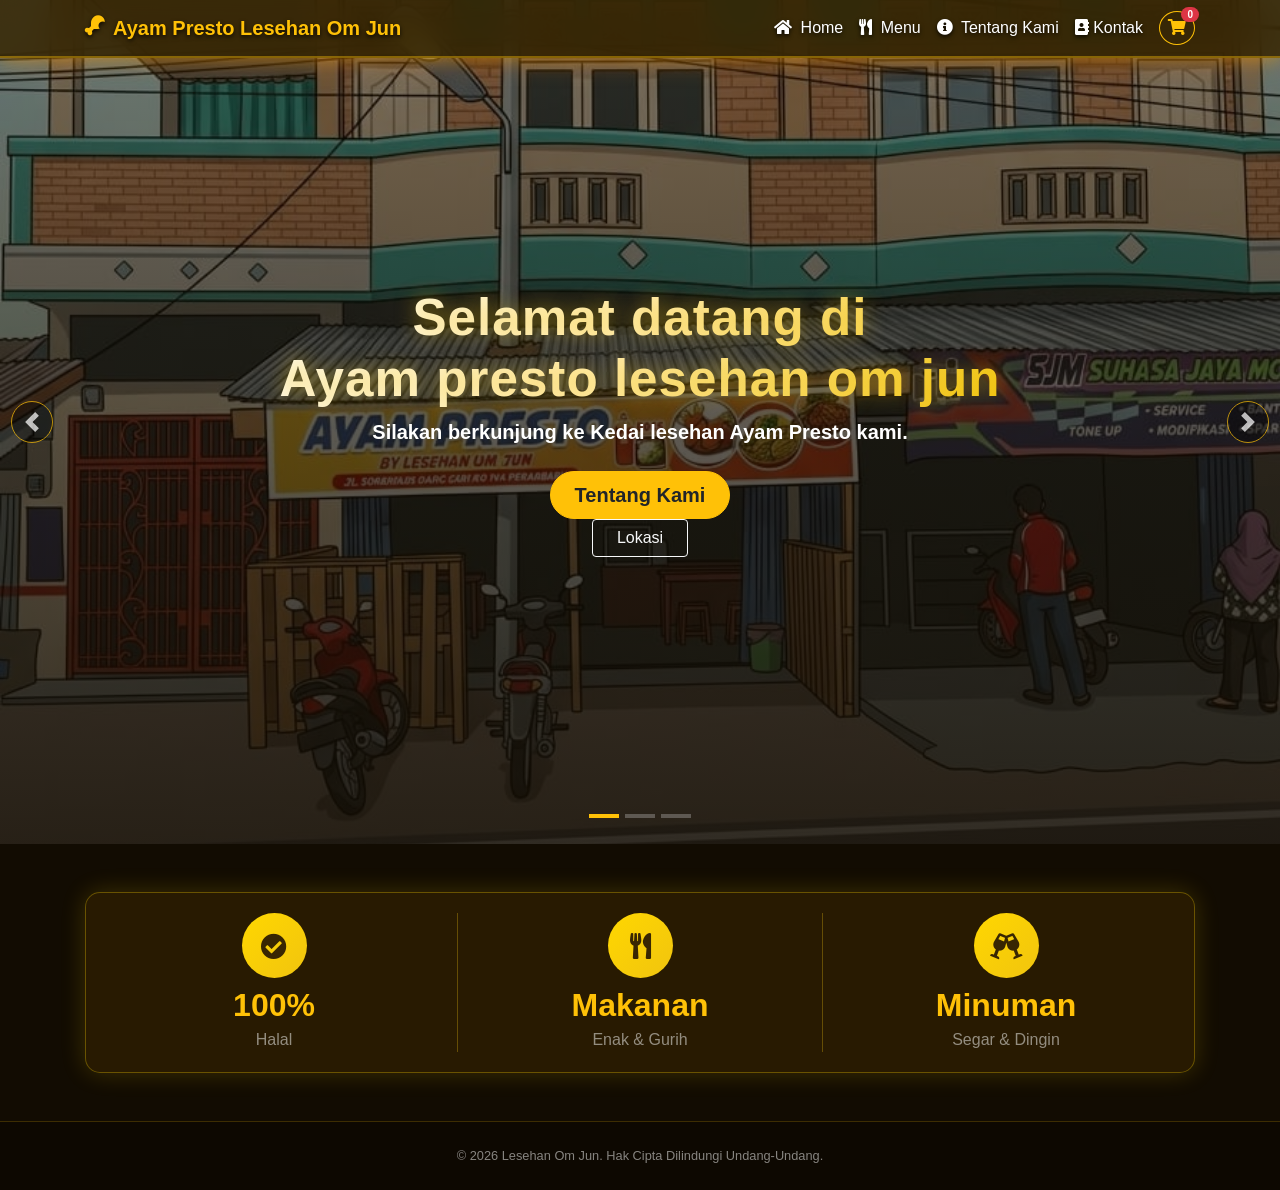
<file: index.html>
<!DOCTYPE html>
<html lang="id">
<head>
    <meta charset="UTF-8">
    <meta name="viewport" content="width=device-width, initial-scale=1.0">
    <title>Lesehan Om Jun - Kuliner Lezat & Nyaman</title>

    <!-- External CSS -->
    <link rel="stylesheet" href="https://cdn.jsdelivr.net/npm/bootstrap@4.6.2/dist/css/bootstrap.min.css">
    <link rel="stylesheet" href="https://cdnjs.cloudflare.com/ajax/libs/font-awesome/5.15.4/css/all.min.css">
    <link rel="stylesheet" href="style.css">
</head>

<body class="text-light">

    <!-- ==================== NAVIGATION BAR ==================== -->
    <nav class="navbar navbar-expand-lg navbar-dark fixed-top">
        <div class="container">
            <a class="navbar-brand d-flex align-items-center" href="#" data-page="home">
                <i class="fas fa-drumstick-bite text-warning mb-1"></i>
                <span class="font-weight-bold text-warning ml-2">Ayam Presto Lesehan Om Jun</span>
            </a>

            <button class="navbar-toggler" type="button" data-toggle="collapse" data-target="#navbarLinks">
                <span class="navbar-toggler-icon"></span>
            </button>

            <div class="collapse navbar-collapse" id="navbarLinks">
                <ul class="navbar-nav ml-auto align-items-center">
                    <li class="nav-item">
                        <a class="nav-link nav-link-page active" href="#" data-page="home"><i class="fas fa-home mr-1"></i> Home</a>
                    </li>
                    <li class="nav-item">
                        <a class="nav-link nav-link-page" href="#" data-page="menu"><i class="fas fa-utensils mr-1"></i> Menu</a>
                    </li>
                    <li class="nav-item">
                        <a class="nav-link nav-link-page" href="#" data-page="tentang"><i class="fas fa-info-circle mr-1"></i> Tentang Kami</a>
                    </li>
                    <li class="nav-item">
                        <a class="nav-link nav-link-page" href="#" data-page="kontak"><i class="fas fa-address-book"></i> Kontak</a>
                    </li>
                    <li class="nav-item ml-lg-2 mt-2 mt-lg-0">
                        <a class="btn btn-outline-warning text-warning rounded-circle position-relative px-2 py-1" href="#" data-page="menu-keranjang" id="nav-cart-btn" title="Lihat Keranjang">
                            <i class="fas fa-shopping-cart"></i>
                            <span class="badge badge-danger badge-pill position-absolute" id="cart-count" style="top: -5px; right: -5px; font-size: 10px;">0</span>
                        </a>
                    </li>
                </ul>
            </div>
        </div>
    </nav>

    

    <!-- ==================== SECTION 1: HOME ==================== -->
    <div id="page-home" class="page-view active">
        <!-- Banner Carousel -->
        <div id="homeCarousel" class="carousel slide" data-ride="carousel">
            <ol class="carousel-indicators">
                <li data-target="#homeCarousel" data-slide-to="0" class="active"></li>
                <li data-target="#homeCarousel" data-slide-to="1"></li>
                <li data-target="#homeCarousel" data-slide-to="2"></li>
            </ol>
            <div class="carousel-inner">
                <div class="carousel-item active">
                    <div class="hero-slide slide-1">
                        <div class="hero-overlay"></div>
                        <div class="hero-content text-center text-white px-3">
                            <h1 class="display-4 font-weight-bold">Selamat datang di <br>Ayam presto lesehan om jun</h1>
                            <p class="lead mb-4 font-weight-bold">Silakan berkunjung ke Kedai lesehan Ayam Presto kami.</p>
                            <button class="btn btn-warning btn-lg rounded-pill px-4 font-weight-bold" data-page="tentang">Tentang Kami</button>
                            <button class="btn btn-outline-light px-4" data-page="kontak">Lokasi</button>
                        </div>
                    </div>
                </div>
                <div class="carousel-item">
                    <div class="hero-slide slide-2">
                        <div class="hero-overlay"></div>
                        <div class="hero-content text-center text-white px-3">
                            <h1 class="display-4 font-weight-bold">Menu Ayam Presto</h1>
                            <p class="lead mb-4">kami memiliki beberapa macam Ayam Presto, DLL.</p>
                            <button class="btn btn-warning btn-lg rounded-pill px-4 font-weight-bold" data-page="menu">Lihat Menu</button>
                        </div>
                    </div>
                </div>
                <div class="carousel-item">
                    <div class="hero-slide slide-3">
                        <div class="hero-overlay"></div>
                        <div class="hero-content text-center text-white px-3">
                            <h1 class="display-4 font-weight-bold">Minuman Segar Kami</h1>
                            <p class="lead mb-4">Kami Menyediakan Minuman Segar Teh es, Jeruk Peras.</p>
                            <button class="btn btn-warning btn-lg rounded-pill px-4 font-weight-bold" data-page="menu">Beli Minuman</button>
                        </div>
                    </div>
                </div>
            </div>
            <a class="carousel-control-prev" href="#homeCarousel" role="button" data-slide="prev">
                <span class="carousel-control-prev-icon"></span>
            </a>
            <a class="carousel-control-next" href="#homeCarousel" role="button" data-slide="next">
                <span class="carousel-control-next-icon"></span>
            </a>
        </div>

        <!-- Section Keunggulan / Statistik -->
        <div class="container my-5">
            <div class="home-stats-wrapper">
                <div class="row text-center align-items-center">
                    <div class="col-md-4 mb-4 mb-md-0">
                        <div class="stiker-icon-circle animated-glow mb-2">
                            <i class="fas fa-check-circle"></i>
                        </div>
                        <h2 class="text-warning font-weight-bold mb-1">100%</h2>
                        <p class="mb-0 text-white-50">Halal</p>
                    </div>
                    <div class="col-md-4 mb-4 mb-md-0 border-left border-right border-warning-50">
                        <div class="stiker-icon-circle animated-glow mb-2">
                            <i class="fas fa-utensils"></i>
                        </div>
                        <h2 class="text-warning font-weight-bold mb-1">Makanan</h2>
                        <p class="mb-0 text-white-50">Enak & Gurih</p>
                    </div>
                    <div class="col-md-4">
                        <div class="stiker-icon-circle animated-glow mb-2">
                            <i class="fas fa-glass-cheers"></i>
                        </div>
                        <h2 class="text-warning font-weight-bold mb-1">Minuman</h2>
                        <p class="mb-0 text-white-50">Segar & Dingin</p>
                    </div>
                </div>
            </div>
        </div>
    </div>





    <!-- ==================== SECTION 2: MENU & KERANJANG ==================== -->
    <div id="page-menu" class="page-view pt-5 mt-4">
        <div class="container my-4">
            <h2 class="text-center text-warning font-weight-bold mb-4">Daftar Menu Favorit</h2>



            <!-- Kategori Makanan Utama -->
            <h4 class="text-warning border-bottom border-warning pb-2 mb-4"><i class="fas fa-drumstick-bite mr-2"></i>Makanan Utama</h4>
            <div class="row mb-5">
                <div class="col-md-4 mb-4">
                    <div class="card bg-dark text-white border-warning h-100 shadow">
                        <img src="img/l.png" class="card-img-top" alt="Ayam Presto Goreng" style="height: 200px; object-fit: cover;">
                        <div class="card-body d-flex flex-column justify-content-between">
                            <div>
                                <h5 class="font-weight-bold text-danger">Ayam Presto Goreng</h5>
                                <p class="card-text text-white-50 small">(Ayam presto digoreng dan disajikan dengan sambal pedas manis.)</p>
                            </div>
                            <div class="mt-3">
                                <div class="d-flex align-items-center mb-2">
                                    <span class="small text-warning mr-2">Porsi:</span>
                                    <div class="qty-control d-flex align-items-center">
                                        <button class="btn btn-sm btn-outline-warning text-light" onclick="ubahQty(this, -1)">-</button>
                                        <input type="number" class="form-control form-control-sm text-center mx-1 input-qty" value="1" min="1" readonly style="width: 45px; background: rgba(255,255,255,0.1); color: #fff; border: 1px solid #ffc107;">
                                        <button class="btn btn-sm btn-outline-warning text-light" onclick="ubahQty(this, 1)">+</button>
                                    </div>
                                </div>
                                <div class="card-footer-custom">
                                    <span class="harga-menu text-warning font-weight-bold h5 mb-0">Rp 15.000</span>
                                    <button class="btn-beli"><i class="fas fa-cart-plus mr-1"></i> Beli</button>
                                </div>
                            </div>
                        </div>
                    </div>
                </div>

                <div class="col-md-4 mb-4">
                    <div class="card bg-dark text-white border-warning h-100 shadow">
                        <img src="img/bakar.jpeg" class="card-img-top" alt="Ayam Presto Bakar" style="height: 200px; object-fit: cover;">
                        <div class="card-body d-flex flex-column justify-content-between">
                            <div>
                                <h5 class="font-weight-bold text-danger">Ayam Presto Bakar</h5>
                                <p class="card-text text-white-50 small">(Ayam presto dibakar dan disajikan dengan sambal pedas manis juga lalapannya.)</p>
                            </div>
                            <div class="mt-3">
                                <div class="d-flex align-items-center mb-2">
                                    <span class="small text-warning mr-2">Porsi:</span>
                                    <div class="qty-control d-flex align-items-center">
                                        <button class="btn btn-sm btn-outline-warning text-light" onclick="ubahQty(this, -1)">-</button>
                                        <input type="number" class="form-control form-control-sm text-center mx-1 input-qty" value="1" min="1" readonly style="width: 45px; background: rgba(255,255,255,0.1); color: #fff; border: 1px solid #ffc107;">
                                        <button class="btn btn-sm btn-outline-warning text-light" onclick="ubahQty(this, 1)">+</button>
                                    </div>
                                </div>
                                <div class="card-footer-custom">
                                    <span class="harga-menu text-warning font-weight-bold h5 mb-0">Rp 15.000</span>
                                    <button class="btn-beli"><i class="fas fa-cart-plus mr-1"></i> Beli</button>
                                </div>
                            </div>
                        </div>
                    </div>
                </div>

                <div class="col-md-4 mb-4">
                    <div class="card bg-dark text-white border-warning h-100 shadow">
                        <img src="img/go.jpeg" class="card-img-top" alt="Ayam Presto Goreng Jumbo" style="height: 200px; object-fit: cover;">
                        <div class="card-body d-flex flex-column justify-content-between">
                            <div>
                                <h5 class="font-weight-bold text-danger">Ayam Presto Goreng Jumbo</h5>
                                <p class="card-text text-white-50 small">(Ukuran Ayam prestonya lebih besar digoreng dan disajikan dengan sambal pedas manis.)</p>
                            </div>
                            <div class="mt-3">
                                <div class="d-flex align-items-center mb-2">
                                    <span class="small text-warning mr-2">Porsi:</span>
                                    <div class="qty-control d-flex align-items-center">
                                        <button class="btn btn-sm btn-outline-warning text-light" onclick="ubahQty(this, -1)">-</button>
                                        <input type="number" class="form-control form-control-sm text-center mx-1 input-qty" value="1" min="1" readonly style="width: 45px; background: rgba(255,255,255,0.1); color: #fff; border: 1px solid #ffc107;">
                                        <button class="btn btn-sm btn-outline-warning text-light" onclick="ubahQty(this, 1)">+</button>
                                    </div>
                                </div>
                                <div class="card-footer-custom">
                                    <span class="harga-menu text-warning font-weight-bold h5 mb-0">Rp 18.000</span>
                                    <button class="btn-beli"><i class="fas fa-cart-plus mr-1"></i> Beli</button>
                                </div>
                            </div>
                        </div>
                    </div>
                </div>

                <div class="col-md-4 mb-4">
                    <div class="card bg-dark text-white border-warning h-100 shadow">
                        <img src="img/bakar.jpeg" class="card-img-top" alt="Ayam Presto Bakar Jumbo" style="height: 200px; object-fit: cover;">
                        <div class="card-body d-flex flex-column justify-content-between">
                            <div>
                                <h5 class="font-weight-bold text-danger">Ayam Presto Bakar Jumbo</h5>
                                <p class="card-text text-white-50 small">(Ukuran Ayam presto lebih besar dibakar dan disajikan dengan sambal pedas manis.)</p>
                            </div>
                            <div class="mt-3">
                                <div class="d-flex align-items-center mb-2">
                                    <span class="small text-warning mr-2">Porsi:</span>
                                    <div class="qty-control d-flex align-items-center">
                                        <button class="btn btn-sm btn-outline-warning text-light" onclick="ubahQty(this, -1)">-</button>
                                        <input type="number" class="form-control form-control-sm text-center mx-1 input-qty" value="1" min="1" readonly style="width: 45px; background: rgba(255,255,255,0.1); color: #fff; border: 1px solid #ffc107;">
                                        <button class="btn btn-sm btn-outline-warning text-light" onclick="ubahQty(this, 1)">+</button>
                                    </div>
                                </div>
                                <div class="card-footer-custom">
                                    <span class="harga-menu text-warning font-weight-bold h5 mb-0">Rp 18.000</span>
                                    <button class="btn-beli"><i class="fas fa-cart-plus mr-1"></i> Beli</button>
                                </div>
                            </div>
                        </div>
                    </div>
                </div>

                <div class="col-md-4 mb-4">
                    <div class="card bg-dark text-white border-warning h-100 shadow">
                        <img src="img/lele.jpeg" class="card-img-top" alt="Pecel Lele" style="height: 200px; object-fit: cover;">
                        <div class="card-body d-flex flex-column justify-content-between">
                            <div>
                                <h5 class="font-weight-bold text-danger">Pecel Lele</h5>
                                <p class="card-text text-white-50 small">(ikan lele yang di bumbui dan digoreng, disajikan dengan sambal Terasi pedas manis dan lalapan.)</p>
                            </div>
                            <div class="mt-3">
                                <div class="d-flex align-items-center mb-2">
                                    <span class="small text-warning mr-2">Porsi:</span>
                                    <div class="qty-control d-flex align-items-center">
                                        <button class="btn btn-sm btn-outline-warning text-light" onclick="ubahQty(this, -1)">-</button>
                                        <input type="number" class="form-control form-control-sm text-center mx-1 input-qty" value="1" min="1" readonly style="width: 45px; background: rgba(255,255,255,0.1); color: #fff; border: 1px solid #ffc107;">
                                        <button class="btn btn-sm btn-outline-warning text-light" onclick="ubahQty(this, 1)">+</button>
                                    </div>
                                </div>
                                <div class="card-footer-custom">
                                    <span class="harga-menu text-warning font-weight-bold h5 mb-0">Rp 15.000</span>
                                    <button class="btn-beli"><i class="fas fa-cart-plus mr-1"></i> Beli</button>
                                </div>
                            </div>
                        </div>
                    </div>
                </div>

                <div class="col-md-4 mb-4">
                    <div class="card bg-dark text-white border-warning h-100 shadow">
                        <img src="img/geprek.jpg" class="card-img-top" alt="Ayam Geprek" style="height: 200px; object-fit: cover;">
                        <div class="card-body d-flex flex-column justify-content-between">
                            <div>
                                <h5 class="font-weight-bold text-danger">Ayam Geprek</h5>
                                <p class="card-text text-white-50 small">(Ayam geprek yang disajikan dengan sambal pedasnya dan juga lalapan.)</p>
                            </div>
                            <div class="mt-3">
                                <div class="d-flex align-items-center mb-2">
                                    <span class="small text-warning mr-2">Porsi:</span>
                                    <div class="qty-control d-flex align-items-center">
                                        <button class="btn btn-sm btn-outline-warning text-light" onclick="ubahQty(this, -1)">-</button>
                                        <input type="number" class="form-control form-control-sm text-center mx-1 input-qty" value="1" min="1" readonly style="width: 45px; background: rgba(255,255,255,0.1); color: #fff; border: 1px solid #ffc107;">
                                        <button class="btn btn-sm btn-outline-warning text-light" onclick="ubahQty(this, 1)">+</button>
                                    </div>
                                </div>
                                <div class="card-footer-custom">
                                    <span class="harga-menu text-warning font-weight-bold h5 mb-0">Rp 12.000</span>
                                    <button class="btn-beli"><i class="fas fa-cart-plus mr-1"></i> Beli</button>
                                </div>
                            </div>
                        </div>
                    </div>
                </div>
            </div>



            <!-- Kategori Minuman Segar -->

            
            <h4 class="text-warning border-bottom border-warning pb-2 mb-4"><i class="fas fa-glass-cheers mr-2"></i>Minuman Segar</h4>
            <div class="row mb-5">
                <div class="col-md-4 mb-4">
                    <div class="card bg-dark text-white border-warning h-100 shadow">
                        <img src="img/teh.jpg" class="card-img-top" alt="Es Teh Manis" style="height: 200px; object-fit: cover;">
                        <div class="card-body d-flex flex-column justify-content-between">
                            <div>
                                <h5 class="font-weight-bold text-danger">Es Teh Manis</h5>
                                <p class="card-text text-white-50 small">Teh melati segar dengan rasa manis alami pelengkap santap siang.</p>
                            </div>
                            <div class="mt-3">
                                <div class="d-flex align-items-center mb-2">
                                    <span class="small text-warning mr-2">Porsi:</span>
                                    <div class="qty-control d-flex align-items-center">
                                        <button class="btn btn-sm btn-outline-warning text-light" onclick="ubahQty(this, -1)">-</button>
                                        <input type="number" class="form-control form-control-sm text-center mx-1 input-qty" value="1" min="1" readonly style="width: 45px; background: rgba(255,255,255,0.1); color: #fff; border: 1px solid #ffc107;">
                                        <button class="btn btn-sm btn-outline-warning text-light" onclick="ubahQty(this, 1)">+</button>
                                    </div>
                                </div>
                                <div class="card-footer-custom">
                                    <span class="harga-menu text-warning font-weight-bold h5 mb-0">Rp 3.000</span>
                                    <button class="btn-beli"><i class="fas fa-cart-plus mr-1"></i> Beli</button>
                                </div>
                            </div>
                        </div>
                    </div>
                </div>

                <div class="col-md-4 mb-4">
                    <div class="card bg-dark text-white border-warning h-100 shadow">
                        <img src="img/jeruk.jpeg" class="card-img-top" alt="Es Jeruk Peras" style="height: 200px; object-fit: cover;">
                        <div class="card-body d-flex flex-column justify-content-between">
                            <div>
                                <h5 class="font-weight-bold text-danger">Es Jeruk Peras</h5>
                                <p class="card-text text-white-50 small">Jeruk peras asli dengan rasa asam manis yang menyegarkan dahaga.</p>
                            </div>
                            <div class="mt-3">
                                <div class="d-flex align-items-center mb-2">
                                    <span class="small text-warning mr-2">Porsi:</span>
                                    <div class="qty-control d-flex align-items-center">
                                        <button class="btn btn-sm btn-outline-warning text-light" onclick="ubahQty(this, -1)">-</button>
                                        <input type="number" class="form-control form-control-sm text-center mx-1 input-qty" value="1" min="1" readonly style="width: 45px; background: rgba(255,255,255,0.1); color: #fff; border: 1px solid #ffc107;">
                                        <button class="btn btn-sm btn-outline-warning text-light" onclick="ubahQty(this, 1)">+</button>
                                    </div>
                                </div>
                                <div class="card-footer-custom">
                                    <span class="harga-menu text-warning font-weight-bold h5 mb-0">Rp 5.000</span>
                                    <button class="btn-beli"><i class="fas fa-cart-plus mr-1"></i> Beli</button>
                                </div>
                            </div>
                        </div>
                    </div>
                </div>

                <div class="col-md-4 mb-4">
                    <div class="card bg-dark text-white border-warning h-100 shadow">
                        <img src="img/es.jpeg" class="card-img-top" alt="Es Kosong" style="height: 200px; object-fit: cover;">
                        <div class="card-body d-flex flex-column justify-content-between">
                            <div>
                                <h5 class="font-weight-bold text-danger">Es kosong</h5>
                                <p class="card-text text-white-50 small">Air putih murni dan es batu yang menyegarkan.</p>
                            </div>
                            <div class="mt-3">
                                <div class="d-flex align-items-center mb-2">
                                    <span class="small text-warning mr-2">Porsi:</span>
                                    <div class="qty-control d-flex align-items-center">
                                        <button class="btn btn-sm btn-outline-warning text-light" onclick="ubahQty(this, -1)">-</button>
                                        <input type="number" class="form-control form-control-sm text-center mx-1 input-qty" value="1" min="1" readonly style="width: 45px; background: rgba(255,255,255,0.1); color: #fff; border: 1px solid #ffc107;">
                                        <button class="btn btn-sm btn-outline-warning text-light" onclick="ubahQty(this, 1)">+</button>
                                    </div>
                                </div>
                                <div class="card-footer-custom">
                                    <span class="harga-menu text-warning font-weight-bold h5 mb-0">Rp 1.000</span>
                                    <button class="btn-beli"><i class="fas fa-cart-plus mr-1"></i> Beli</button>
                                </div>
                            </div>
                        </div>
                    </div>
                </div>
            </div>

            <!-- Area Keranjang Pesanan -->
            <div id="section-keranjang" class="mt-5 p-4 rounded shadow" style="background: rgba(56, 38, 2, 0.7); border: 1px solid #ffc107;">
                <h4 class="text-warning font-weight-bold mb-3"><i class="fas fa-shopping-basket mr-2"></i>Keranjang Pesanan Anda</h4>
                <div class="table-responsive">
                    <table class="table table-dark table-hover border-warning mb-0">
                        <thead>
                            <tr class="text-warning">
                                <th>Item Menu</th>
                                <th>Total Harga</th>
                                <th class="text-center">Aksi</th>
                            </tr>
                        </thead>
                        <tbody id="tabel-keranjang">
                        </tbody>
                    </table>
                </div>
                <div class="mt-3 text-right">
                    <button class="btn btn-success font-weight-bold rounded-pill px-4" onclick="prosesPesanSemua()"><i class="fab fa-whatsapp mr-2"></i>Lanjutkan Pemesanan</button>
                </div>
            </div>

            <!-- Section Jaminan Kualitas -->
            <div class="text-center my-5">
                <span class="badge-stiker-title mb-4">Jaminan Kualitas Kami</span>
                <div class="row">
                    <div class="col-md-4 mb-3">
                        <div class="stiker-modern-card">
                            <div class="stiker-icon-circle"><i class="fas fa-shield-alt"></i></div>
                            <h5 class="stiker-title">100% Halal</h5>
                            <p class="stiker-text">Semua bahan makanan dan proses pengolahan dijamin memenuhi standar kehalalan.</p>
                            <div class="stiker-glow-line"></div>
                        </div>
                    </div>
                    <div class="col-md-4 mb-3">
                        <div class="stiker-modern-card">
                            <div class="stiker-icon-circle"><i class="fas fa-leaf"></i></div>
                            <h5 class="stiker-title">Bahan Segar Setiap Hari</h5>
                            <p class="stiker-text">Menggunakan rempah-rempah pilihan dan daging segar langsung dari pemasok terpercaya.</p>
                            <div class="stiker-glow-line"></div>
                        </div>
                    </div>
                    <div class="col-md-4 mb-3">
                        <div class="stiker-modern-card">
                            <div class="stiker-icon-circle"><i class="fas fa-smile"></i></div>
                            <h5 class="stiker-title">Pelayanan Ramah & Cepat</h5>
                            <p class="stiker-text">Kepuasan dan kenyamanan Anda saat menikmati hidangan adalah prioritas utama kami.</p>
                            <div class="stiker-glow-line"></div>
                        </div>
                    </div>
                </div>
            </div>
        </div>
    </div>





    <!-- ==================== SECTION 3: TENTANG KAMI ==================== -->
    <div id="page-tentang" class="page-view pt-5 mt-4">
        <div class="container my-5">
            <div class="row align-items-center">
                <div class="col-lg-6 mb-4 mb-lg-0">
                    <h2 class="text-gradient-emas font-weight-bold mb-3">Tentang Lesehan Om Jun</h2>
                    <p class="text-white-100 lead">Menyajikan kelezatan cita rasa nusantara dengan konsep lesehan yang nyaman, santai, dan bersahabat untuk keluarga.</p>
                    <p class="text-white-100">Lesehan Om Jun berawal dari kecintaan kami dalam menghidangkan masakan tradisional khas berbumbu kaya rempah. Kami selalu berkomitmen untuk menjaga keaslian resep, kebersihan sajian, serta kualitas bahan terbaik demi memanjakan lidah para pecinta kuliner.</p>
                    
                    <div class="row mt-4">
                        <div class="col-6 mb-3">
                            <div class="feature-box-modern">
                                <i class="fas fa-drumstick-bite text-warning fa-2x mb-2"></i>
                                <h6 class="text-light font-weight-bold mb-1">Daging Empuk</h6>
                                <small class="text-white-70">Meresap hingga ke tulang</small>
                            </div>
                        </div>
                        <div class="col-6 mb-3">
                            <div class="feature-box-modern">
                                <i class="fas fa-pepper-hot text-danger fa-2x mb-2"></i>
                                <h6 class="text-light font-weight-bold mb-1">Sambal Khas</h6>
                                <small class="text-white-70">Pedas, manis & gurih</small>
                            </div>
                        </div>
                    </div>
                </div>

                <div class="col-lg-6">
                    <div class="modern-grid-wrapper">
                        <div class="photo-card main-photo">
                            <img src="img/lokasi.jpeg" alt="Suasana Lesehan Om Jun">
                        </div>
                        <div class="photo-card sub-photo">
                            <img src="img/bakar.jpeg" alt="Hidangan Spesial Lesehan">
                        </div>
                        <div class="floating-glass-tag">
                            <span class="text-warning font-weight-bold">Buka jam 8:00 - 22:00 WIB</span>
                        </div>
                    </div>
                </div>
            </div>
        </div>
    </div>





    <!-- ==================== SECTION 4: KONTAK ==================== -->
    <div id="page-kontak" class="page-view pt-5 mt-4">
        <div class="container my-5">
            <h2 class="text-center text-warning font-weight-bold mb-5">Hubungi & Kunjungi Kami</h2>

            <div class="row">
                <!-- Info Kontak -->
                <div class="col-md-5 mb-4">
                    <div class="kontak-info-card h-100">
                        <h4 class="text-warning font-weight-bold mb-4">Informasi Kontak</h4>
                        
                        <a href="https://wa.me/6285363817372" target="_blank" class="btn-kontak-aksi">
                            <i class="fab fa-whatsapp text-success"></i>
                            <div>
                                <h6 class="mb-0 font-weight-bold">WhatsApp</h6>
                                <small class="text-white-50">+62 853-6381-7372</small>
                            </div>
                        </a>

                        <a href="tel:6285363817372" class="btn-kontak-aksi">
                            <i class="fas fa-phone-alt text-right"></i>
                            <div>
                                <h6 class="mb-0 font-weight-bold">Telepon Langsung</h6>
                                <small class="text-white-50">+62 853-6381-7372</small>
                            </div>
                        </a>

                        <a href="https://www.google.com/maps/search/Ayam+presto+by+lesehan+om+jun/@0.4595185,101.3782553,17z" target="_blank" class="btn-kontak-aksi">
                            <i class="fas fa-map-marker-alt text-danger"></i>
                            <div>
                                <h6 class="mb-0 font-weight-bold">Alamat Kedai</h6>
                                <small class="text-white-50">Jl. Swakarya, Tuah Karya, Kec. Tampan, Kota Pekanbaru, Riau 28293</small>
                            </div>
                        </a>
                    </div>
                </div>

                <!-- Form Pesan -->
                <div class="col-md-7 mb-4">
                    <div class="kontak-form-card">
                        <h4 class="text-warning font-weight-bold mb-3">Kirim Pesan Pesanan</h4>
                        <form id="formWhatsApp">
                            <div class="form-group">
                                <label for="inputNama" class="text-white-50 small">Nama Lengkap Anda:</label>
                                <input type="text" id="inputNama" class="form-control-custom" placeholder="Masukkan nama Anda..." required>
                            </div>
                            <div class="form-group">
                                <label for="inputPesan" class="text-white-50 small">Rincian Pesanan / Pesan:</label>
                                <textarea id="inputPesan" class="form-control-custom" rows="4" placeholder="Tuliskan detail pesanan Anda di sini..." required></textarea>
                            </div>
                            <button type="submit" class="btn-kirim-form"><i class="fab fa-whatsapp mr-2"></i>Kirimkan Pesan ke WhatsApp</button>
                        </form>
                    </div>
                </div>
            </div>

            <!-- Peta Lokasi -->
            <div class="row mt-4">
                <div class="col-12">
                    <div class="peta-wrapper-card">
                        <h4 class="text-warning font-weight-bold mb-3"><i class="fas fa-map-marked-alt mr-2"></i>Lokasi Kedai Kami</h4>
                        <div class="responsive-map-container">
                            <iframe src="https://www.google.com/maps/embed?pb=!1m18!1m12!1m3!1d3989.6900040947735!2d101.3782553739836!3d0.4595185637926664!2m3!1f0!2f0!3f0!3m2!1i1024!2i768!4f13.1!3m3!1m2!1s0x31d5a988d9d775b3%3A0x4c00dba0c0db1ba3!2sAyam%20presto%20by%20lesehan%20om%20jun!5e0!3m2!1sid!2sid!4v1784651507510!5m2!1sid!2sid" width="100%" height="450" style="border:0;" allowfullscreen="" loading="lazy" referrerpolicy="strict-origin-when-cross-origin"></iframe>
                        </div>
                    </div>
                </div>
            </div>
        </div>
    </div>

    <!-- ==================== FOOTER ==================== -->
    <footer class="text-center py-4 text-white-50" style="background: #0d0801; border-top: 1px solid rgba(255,193,7,0.2);">
        <div class="container">
            <p class="mb-0 small">&copy; 2026 Lesehan Om Jun. Hak Cipta Dilindungi Undang-Undang.</p>
        </div>
    </footer>

    <!-- Scripts -->
    <script src="https://code.jquery.com/jquery-3.5.1.min.js"></script>
    <script src="https://cdn.jsdelivr.net/npm/popper.js@1.16.1/dist/umd/popper.min.js"></script>
    <script src="https://cdn.jsdelivr.net/npm/bootstrap@4.6.2/dist/js/bootstrap.min.js"></script>
    <script src="script.js"></script>
</body>
</html>
</file>
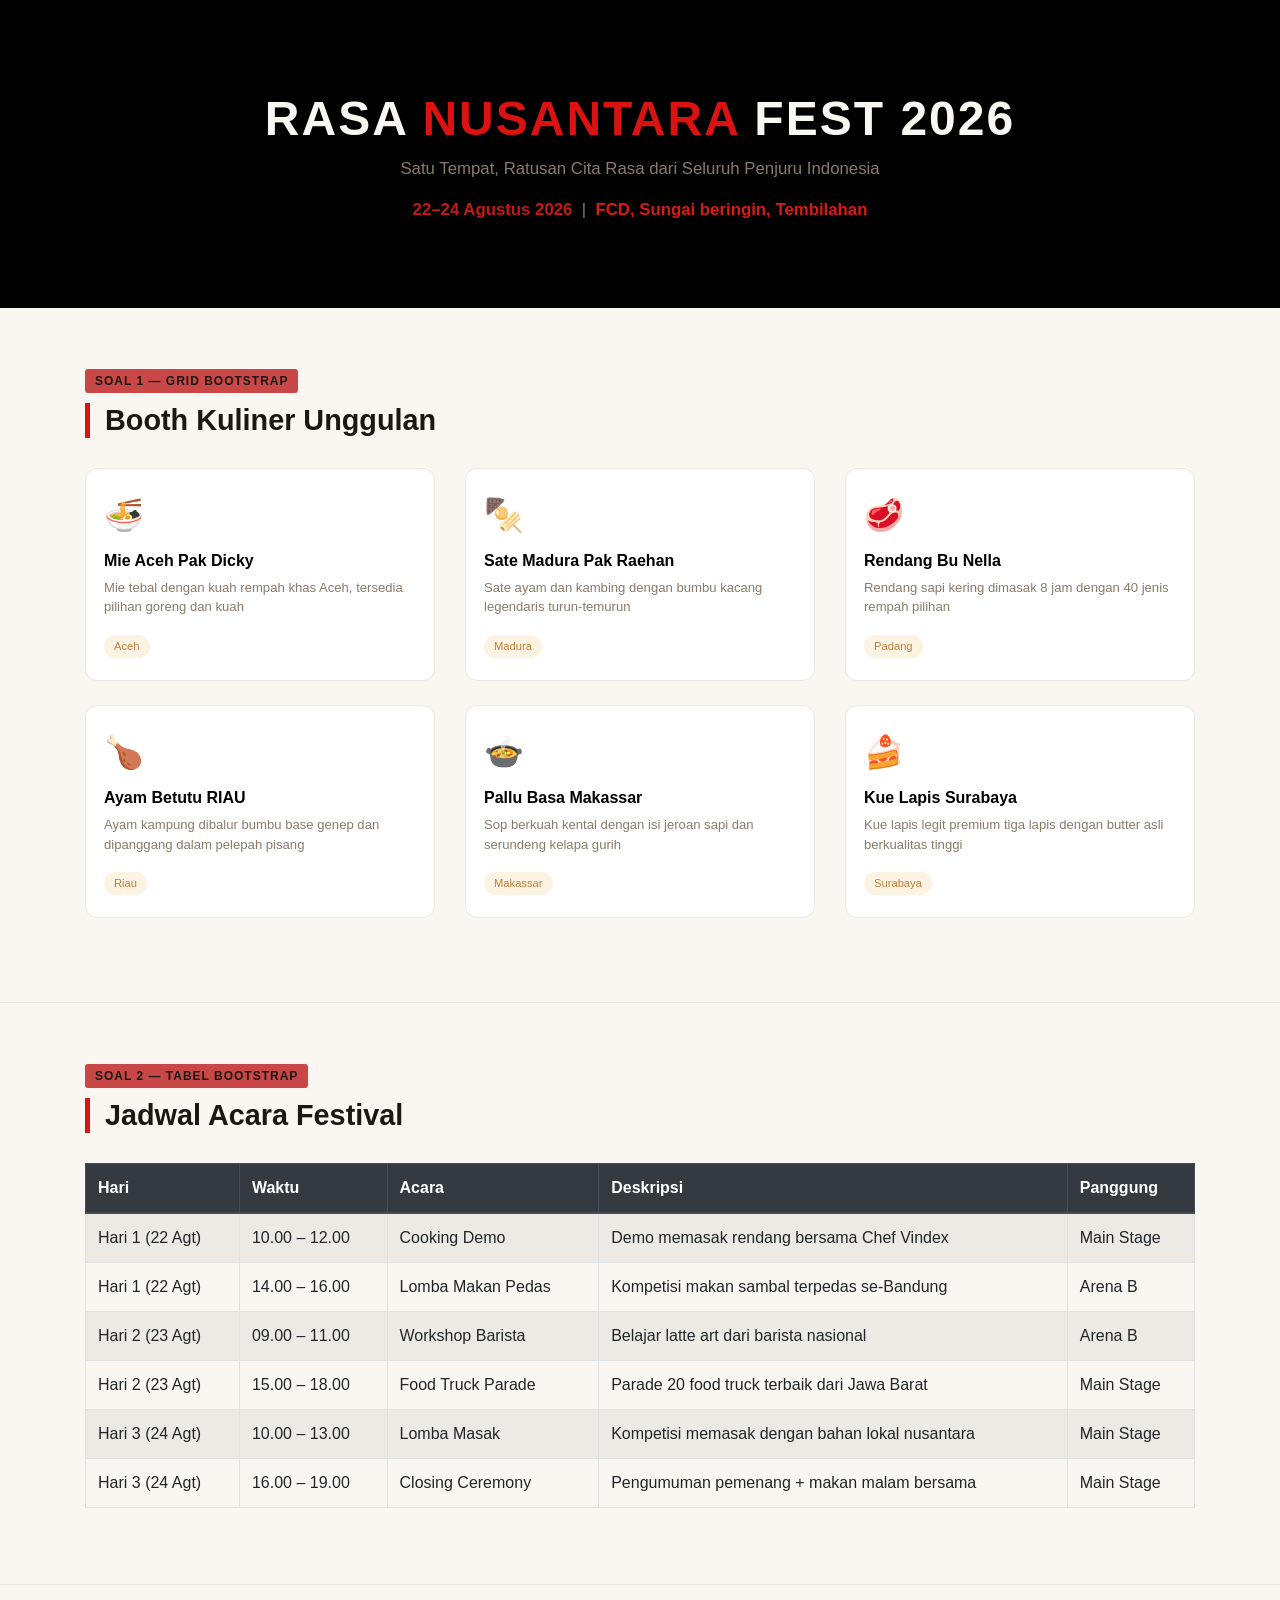
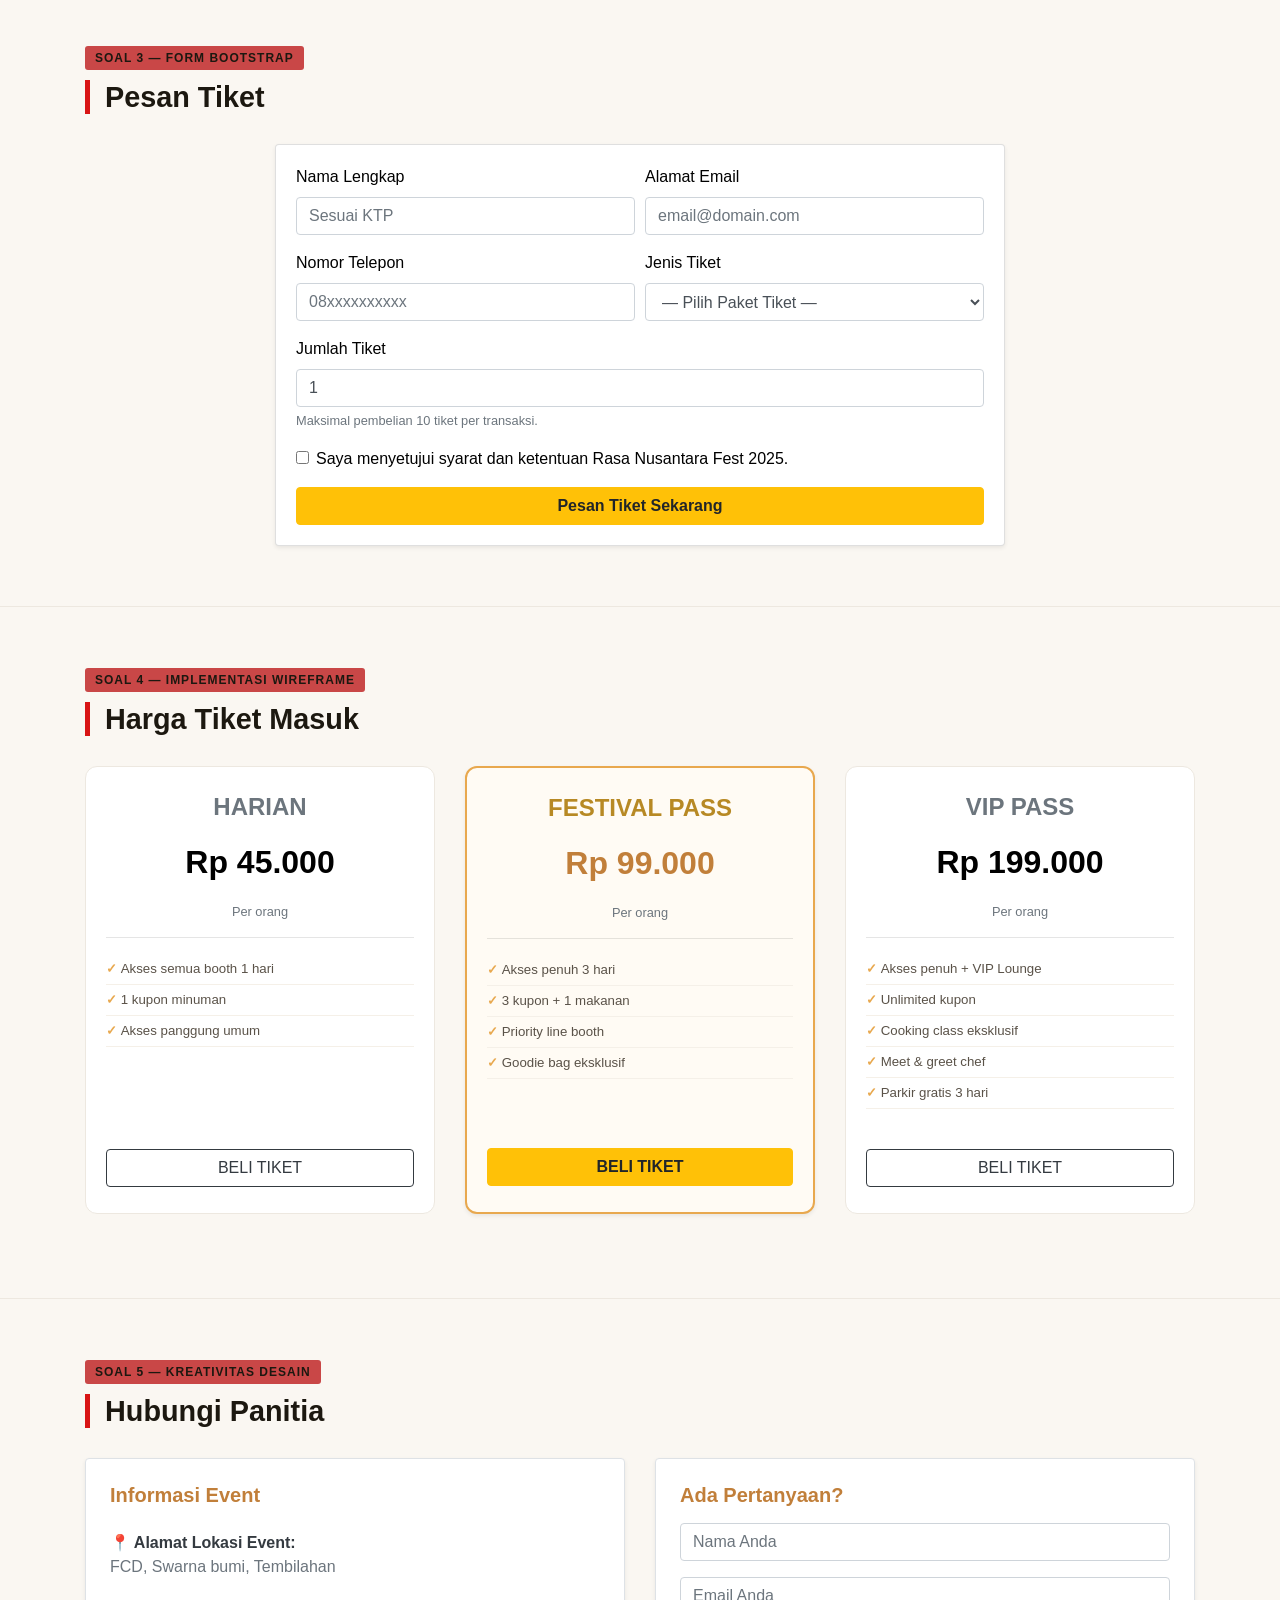
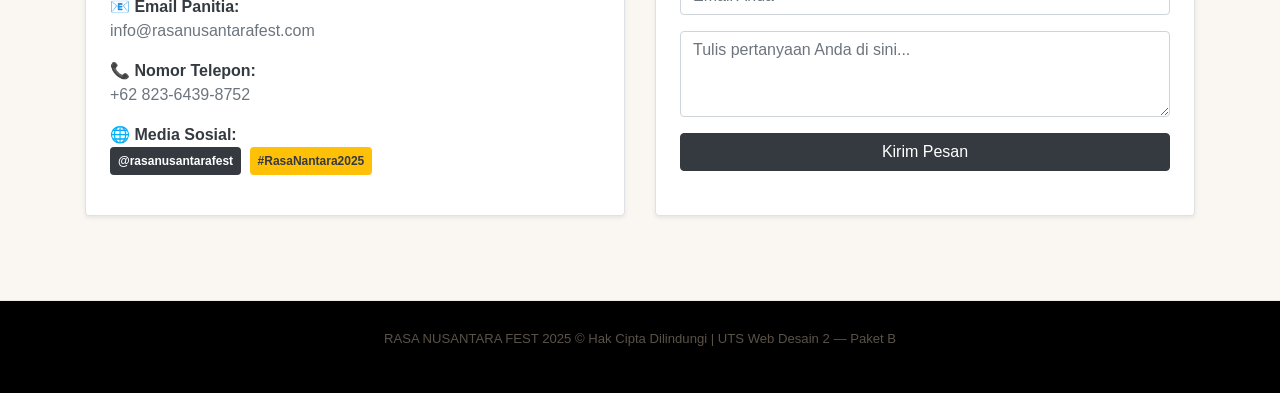
<file: bootstrap-4.5.3-dist/uts m.fazzilulakbar.html>
<!DOCTYPE html>
<html lang="id">
<head>
  <meta charset="UTF-8" />
  <meta name="viewport" content="width=device-width, initial-scale=1.0"/>
  <title>RASA NUSANTARA FEST 2025 - UTS Web Desain 2 | Paket B</title>
  <link rel="stylesheet" href="https://cdn.jsdelivr.net/npm/bootstrap@4.6.2/dist/css/bootstrap.min.css"/>
  <style>
    /* =============================================
       STYLE DASAR SUDAH DISIAPKAN - JANGAN DIUBAH
       ============================================= */
    body {
      font-family: 'Segoe UI', sans-serif;
      background: #faf7f2;
      color: #000000;
    }
    .hero {
      background: linear-gradient(to right, #000000 50%, #000000 50%);
      padding: 90px 0 70px;
      text-align: center;
    }
    .hero h1 {
      font-size: 3rem;
      font-weight: 900;
      color: #faf7f2;
      letter-spacing: 2px;
      text-transform: uppercase;
    }
    .hero h1 span {
      color: #db1212;
    }
    .hero p {
      color: #8a7a6a;
      font-size: 1.05rem;
    }
    .section-title {
      font-size: 1.8rem;
      font-weight: 700;
      color: #1c1810;
      border-left: 5px solid #d81515;
      padding-left: 15px;
      margin-bottom: 30px;
    }
    section {
      padding: 60px 0;
      border-bottom: 1px solid #ede8e0;
    }
    .soal-label {
      display: inline-block;
      background: #c94747;
      color: #1c1810;
      font-size: 0.75rem;
      font-weight: 700;
      padding: 3px 10px;
      border-radius: 3px;
      margin-bottom: 10px;
      text-transform: uppercase;
      letter-spacing: 1px;
    }
    /* Kartu booth kuliner */
    .booth-card {
      background: #fff;
      border: 1px solid #ede8e0;
      border-radius: 12px;
      padding: 22px 18px;
      height: 100%;
    }
    .booth-card .booth-icon {
      font-size: 2rem;
      margin-bottom: 12px;
    }
    .booth-card h5 {
      color: #000000;
      font-weight: 700;
      font-size: 1rem;
    }
    .booth-card p {
      color: #8a7a6a;
      font-size: 0.82rem;
    }
    .booth-card .origin-tag {
      display: inline-block;
      background: #fdf3e3;
      color: #c17f3a;
      font-size: 0.7rem;
      padding: 3px 10px;
      border-radius: 20px;
      font-weight: 500;
    }
    /* Kartu tiket */
    .ticket-card {
      background: #fff;
      border: 1px solid #ede8e0;
      border-radius: 12px;
      padding: 26px 20px;
      height: 100%;
    }
    .ticket-card .price {
      font-size: 2rem;
      font-weight: 900;
      color: #000000;
    }
    .ticket-card.featured {
      border: 2px solid #e8a84e;
      background: #fffbf4;
    }
    .ticket-card.featured .price {
      color: #c17f3a;
    }
    .ticket-card ul {
      list-style: none;
      padding: 0;
      font-size: 0.83rem;
      color: #5a5248;
    }
    .ticket-card ul li {
      padding: 5px 0;
      border-bottom: 1px solid #f5f0e8;
    }
    .ticket-card ul li::before {
      content: "✓ "; /* Diubah dari "3 " ke simbol check agar sesuai wireframe */
      color: #e8a84e;
      font-weight: 700;
    }
    /* Footer */
    footer {
      background: #000000;
      text-align: center;
      padding: 28px;
      color: #5a5248;
      font-size: 0.82rem;
    }
    /* =============================================
       TAMBAHKAN CSS KUSTOM KAMU DI BAWAH INI
       (untuk Soal 3 - Modifikasi Desain)
       ============================================= */
  </style>
</head>

<body>
<div class="hero">
  <div class="container">
    <h1>RASA <span>NUSANTARA</span> FEST 2026</h1>
    <p>Satu Tempat, Ratusan Cita Rasa dari Seluruh Penjuru Indonesia</p>
    <p><strong style="color:#c51913;">22–24 Agustus 2026</strong> &nbsp;|&nbsp;
       <strong style="color:#da1b14;">FCD, Sungai beringin, Tembilahan</strong></p>
  </div>
</div>

<section id="booth">
  <div class="container">
    <span class="soal-label">Soal 1 — Grid Bootstrap</span>
    <h2 class="section-title">Booth Kuliner Unggulan</h2>
    <div class="row">
      <div class="col-12 col-md-6 col-lg-4 mb-4">
        <div class="booth-card">
          <div class="booth-icon">🍜</div>
          <h5>Mie Aceh Pak Dicky</h5>
          <p>Mie tebal dengan kuah rempah khas Aceh, tersedia pilihan goreng dan kuah</p>
          <span class="origin-tag">Aceh</span>
        </div>
      </div>
      <div class="col-12 col-md-6 col-lg-4 mb-4">
        <div class="booth-card">
          <div class="booth-icon">🍢</div>
          <h5>Sate Madura Pak Raehan</h5>
          <p>Sate ayam dan kambing dengan bumbu kacang legendaris turun-temurun</p>
          <span class="origin-tag">Madura</span>
        </div>
      </div>
      <div class="col-12 col-md-6 col-lg-4 mb-4">
        <div class="booth-card">
          <div class="booth-icon">🥩</div>
          <h5>Rendang Bu Nella</h5>
          <p>Rendang sapi kering dimasak 8 jam dengan 40 jenis rempah pilihan</p>
          <span class="origin-tag">Padang</span>
        </div>
      </div>
      <div class="col-12 col-md-6 col-lg-4 mb-4">
        <div class="booth-card">
          <div class="booth-icon">🍗</div>
          <h5>Ayam Betutu RIAU</h5>
          <p>Ayam kampung dibalur bumbu base genep dan dipanggang dalam pelepah pisang</p>
          <span class="origin-tag">Riau</span>
        </div>
      </div>
      <div class="col-12 col-md-6 col-lg-4 mb-4">
        <div class="booth-card">
          <div class="booth-icon">🍲</div>
          <h5>Pallu Basa Makassar</h5>
          <p>Sop berkuah kental dengan isi jeroan sapi dan serundeng kelapa gurih</p>
          <span class="origin-tag">Makassar</span>
        </div>
      </div>
      <div class="col-12 col-md-6 col-lg-4 mb-4">
        <div class="booth-card">
          <div class="booth-icon">🍰</div>
          <h5>Kue Lapis Surabaya</h5>
          <p>Kue lapis legit premium tiga lapis dengan butter asli berkualitas tinggi</p>
          <span class="origin-tag">Surabaya</span>
        </div>
      </div>
    </div>
  </div>
</section>

<section id="jadwal">
  <div class="container">
    <span class="soal-label">Soal 2 — Tabel Bootstrap</span>
    <h2 class="section-title">Jadwal Acara Festival</h2>
    <div class="table-responsive">
      <table class="table table-bordered table-striped table-hover">
        <thead class="thead-dark">
          <tr>
            <th>Hari</th>
            <th>Waktu</th>
            <th>Acara</th>
            <th>Deskripsi</th>
            <th>Panggung</th>
          </tr>
        </thead>
        <tbody>
          <tr>
            <td>Hari 1 (22 Agt)</td>
            <td>10.00 – 12.00</td>
            <td>Cooking Demo</td>
            <td>Demo memasak rendang bersama Chef Vindex</td>
            <td>Main Stage</td>
          </tr>
          <tr>
            <td>Hari 1 (22 Agt)</td>
            <td>14.00 – 16.00</td>
            <td>Lomba Makan Pedas</td>
            <td>Kompetisi makan sambal terpedas se-Bandung</td>
            <td>Arena B</td>
          </tr>
          <tr>
            <td>Hari 2 (23 Agt)</td>
            <td>09.00 – 11.00</td>
            <td>Workshop Barista</td>
            <td>Belajar latte art dari barista nasional</td>
            <td>Arena B</td>
          </tr>
          <tr>
            <td>Hari 2 (23 Agt)</td>
            <td>15.00 – 18.00</td>
            <td>Food Truck Parade</td>
            <td>Parade 20 food truck terbaik dari Jawa Barat</td>
            <td>Main Stage</td>
          </tr>
          <tr>
            <td>Hari 3 (24 Agt)</td>
            <td>10.00 – 13.00</td>
            <td>Lomba Masak</td>
            <td>Kompetisi memasak dengan bahan lokal nusantara</td>
            <td>Main Stage</td>
          </tr>
          <tr>
            <td>Hari 3 (24 Agt)</td>
            <td>16.00 – 19.00</td>
            <td>Closing Ceremony</td>
            <td>Pengumuman pemenang + makan malam bersama</td>
            <td>Main Stage</td>
          </tr>
        </tbody>
      </table>
    </div>
  </div>
</section>

<section id="pesan">
  <div class="container">
    <span class="soal-label">Soal 3 — Form Bootstrap</span>
    <h2 class="section-title">Pesan Tiket</h2>
    <div class="row justify-content-center">
      <div class="col-md-8">
        <div class="card card-body shadow-sm">
          <div class="form-row">
            <div class="form-group col-md-6">
              <label for="nama">Nama Lengkap</label>
              <input type="text" class="form-control" id="nama" placeholder="Sesuai KTP"/>
            </div>
            <div class="form-group col-md-6">
              <label for="email">Alamat Email</label>
              <input type="email" class="form-control" id="email" placeholder="email@domain.com"/>
            </div>
          </div>
          <div class="form-row">
            <div class="form-group col-md-6">
              <label for="telp">Nomor Telepon</label>
              <input type="tel" class="form-control" id="telp" placeholder="08xxxxxxxxxx"/>
            </div>
            <div class="form-group col-md-6">
              <label for="tiket">Jenis Tiket</label>
              <select class="form-control" id="tiket">
                <option value="">— Pilih Paket Tiket —</option>
                <option>Harian (Rp 45.000)</option>
                <option>Festival Pass (Rp 99.000)</option>
                <option>VIP Pass (Rp 199.000)</option>
              </select>
            </div>
          </div>
          <div class="form-group">
            <label for="jumlah">Jumlah Tiket</label>
            <input type="number" class="form-control" id="jumlah" min="1" max="10" value="1"/>
            <small class="form-text text-muted">Maksimal pembelian 10 tiket per transaksi.</small>
          </div>
          <div class="form-group">
            <div class="form-check">
              <input type="checkbox" class="form-check-input" id="syarat"/>
              <label class="form-check-label" for="syarat">
                Saya menyetujui syarat dan ketentuan Rasa Nusantara Fest 2025.
              </label>
            </div>
          </div>
          <button type="submit" class="btn btn-warning btn-block font-weight-bold">
            Pesan Tiket Sekarang
          </button>
        </div>
      </div>
    </div>
  </div>
</section>

<section id="harga">
  <div class="container">
    <span class="soal-label">Soal 4 — Implementasi Wireframe</span>
    <h2 class="section-title">Harga Tiket Masuk</h2>
    
    <div class="row">
      <div class="col-12 col-md-4 mb-4">
        <div class="ticket-card text-center d-flex flex-column justify-content-between">
          <div>
            <h4 class="font-weight-bold text-muted">HARIAN</h4>
            <div class="price my-3">Rp 45.000</div>
            <p class="text-muted small">Per orang</p>
            <hr>
            <ul class="text-left">
              <li>Akses semua booth 1 hari</li>
              <li>1 kupon minuman</li>
              <li>Akses panggung umum</li>
            </ul>
          </div>
          <button class="btn btn-outline-dark btn-block mt-4">BELI TIKET</button>
        </div>
      </div>

      <div class="col-12 col-md-4 mb-4">
        <div class="ticket-card featured text-center d-flex flex-column justify-content-between shadow-sm">
          <div>
            <h4 class="font-weight-bold" style="color: hsl(41, 67%, 43%);">FESTIVAL PASS</h4>
            <div class="price my-3">Rp 99.000</div>
            <p class="text-muted small">Per orang</p>
            <hr>
            <ul class="text-left">
              <li>Akses penuh 3 hari</li>
              <li>3 kupon + 1 makanan</li>
              <li>Priority line booth</li>
              <li>Goodie bag eksklusif</li>
            </ul>
          </div>
          <button class="btn btn-warning btn-block font-weight-bold mt-4">BELI TIKET</button>
        </div>
      </div>

      <div class="col-12 col-md-4 mb-4">
        <div class="ticket-card text-center d-flex flex-column justify-content-between">
          <div>
            <h4 class="font-weight-bold text-muted">VIP PASS</h4>
            <div class="price my-3">Rp 199.000</div>
            <p class="text-muted small">Per orang</p>
            <hr>
            <ul class="text-left">
              <li>Akses penuh + VIP Lounge</li>
              <li>Unlimited kupon</li>
              <li>Cooking class eksklusif</li>
              <li>Meet & greet chef</li>
              <li>Parkir gratis 3 hari</li>
            </ul>
          </div>
          <button class="btn btn-outline-dark btn-block mt-4">BELI TIKET</button>
        </div>
      </div>
    </div>

  </div>
</section>

<section id="kontak">
  <div class="container">
    <span class="soal-label">Soal 5 — Kreativitas Desain</span>
    <h2 class="section-title">Hubungi Panitia</h2>
    
    <div class="row">
      <div class="col-md-6 mb-4">
        <div class="bg-white p-4 rounded shadow-sm h-100 border">
          <h5 class="font-weight-bold mb-4" style="color: #c17f3a;">Informasi Event</h5>
          
          <div class="mb-3">
            <strong class="d-block text-dark">📍 Alamat Lokasi Event:</strong>
            <span class="text-muted">FCD, Swarna bumi, Tembilahan</span>
          </div>
          
          <div class="mb-3">
            <strong class="d-block text-dark">📧 Email Panitia:</strong>
            <span class="text-muted">info@rasanusantarafest.com</span>
          </div>
          
          <div class="mb-3">
            <strong class="d-block text-dark">📞 Nomor Telepon:</strong>
            <span class="text-muted">+62 823-6439-8752</span>
          </div>

          <div class="mb-3">
            <strong class="d-block text-dark">🌐 Media Sosial:</strong>
            <span class="badge badge-dark p-2 mr-1">@rasanusantarafest</span>
            <span class="badge badge-warning p-2 text-dark font-weight-bold">#RasaNantara2025</span>
          </div>
        </div>
      </div>

      <div class="col-md-6 mb-4">
        <div class="bg-white p-4 rounded shadow-sm h-100 border">
          <h5 class="font-weight-bold mb-3" style="color: #c17f3a;">Ada Pertanyaan?</h5>
          <form>
            <div class="form-group">
              <input type="text" class="form-control" placeholder="Nama Anda" required>
            </div>
            <div class="form-group">
              <input type="email" class="form-control" placeholder="Email Anda" required>
            </div>
            <div class="form-group">
              <textarea class="form-control" rows="3" placeholder="Tulis pertanyaan Anda di sini..." required></textarea>
            </div>
            <button type="button" class="btn btn-dark btn-block">Kirim Pesan</button>
          </form>
        </div>
      </div>
    </div>

  </div>
</section>

<footer>
  <p>RASA NUSANTARA FEST 2025 &copy; Hak Cipta Dilindungi | UTS Web Desain 2 — Paket B</p>
</footer>

<script src="https://code.jquery.com/jquery-3.5.1.slim.min.js"></script>
<script src="https://cdn.jsdelivr.net/npm/bootstrap@4.6.2/dist/js/bootstrap.bundle.min.js"></script>
</body>
</html>
</file>
<file: style.css>
:root {
    --navy: #7e5605;
    --gold: #905407;
    --glow-color: rgba(255, 193, 7, 0.801);
}

body {
    background-color: #120c02;
    overflow-x: hidden;
}


.page-view {
    display: none;
}

.page-view.active {
    display: block;
    animation: fadeUp 0.5s ease forwards;
}

@keyframes fadeUp {
    from {
        opacity: 0;
        transform: translateY(20px);
    }
    to {
        opacity: 1;
        transform: translateY(0);
    }
}

/*  NAVBAR STYLING */


.navbar {
    background: rgba(56, 38, 2, 0.85) !important;
    backdrop-filter: blur(15px);
    -webkit-backdrop-filter: blur(15px);
    border-bottom: 2px solid rgba(255, 193, 7, 0.4) !important;
    box-shadow: 0 4px 25px rgba(232, 117, 1, 0.4), 
                0 0 15px rgba(241, 196, 15, 0.3);
    transition: all 0.3s ease;
}

.brand-logo {
    height: 35px;
    width: 35px;
    object-fit: cover;
    border-radius: 50%;
    border: 1px solid #ffc107;
}

.navbar-brand, 
.navbar-dark .navbar-nav .nav-link-page {
    color: #ffffff !important;
    text-shadow: 0 2px 4px rgba(0, 0, 0, 0.8);
    transition: all 0.3s ease;
}

.navbar-dark .navbar-nav .nav-link-page:hover {
    color: #ffc107 !important; 
    text-shadow: 0 0 8px rgba(255, 193, 7, 0.8),
                 0 0 18px rgba(255, 193, 7, 0.6);
    transform: translateY(-2px); 
}

/* SECTION 1: HOME STYLING */


.hero-slide {
    height: calc(100vh - 56px);
    min-height: 500px;
    position: relative;
    background-size: cover;
    background-position: center;
    transition: transform 6s ease;
}

.slide-1 { background-image: url("img/kar.jpeg"); }
.slide-2 { background-image: url("img/bakar.jpeg"); }
.slide-3 { background-image: url("img/teh.jpg"); }

.hero-overlay {
    position: absolute;
    top: 0; 
    left: 0; 
    width: 100%; 
    height: 100%;
    background: linear-gradient(180deg, rgba(18, 12, 2, 0.5) 0%, rgba(18, 12, 2, 0.85) 100%);
}

.hero-content {
    position: relative;
    z-index: 2;
    height: 100%;
    display: flex;
    flex-direction: column;
    justify-content: center;
    align-items: center;
}

.hero-content h1 {
    font-size: 3.2rem;
    font-weight: 800 !important;
    letter-spacing: 1px;
    background: linear-gradient(135deg, #ffffff 0%, #ffeaa7 50%, #f1c40f 100%);
    -webkit-background-clip: text;
    -webkit-text-fill-color: transparent;
    text-shadow: 0 0 20px rgba(241, 196, 15, 0.5);
    animation: pulseGlow 3s infinite alternate;
}

/* efek cahaya pada judul */
@keyframes pulseGlow {
    0% { filter: drop-shadow(0 0 5px rgba(241, 196, 15, 0.4)); }
    100% { filter: drop-shadow(0 0 20px rgba(241, 196, 15, 0.9)); }
}

/* Kontrol Carousel & Indikator < > */
#homeCarousel .carousel-indicators li {
    background-color: rgba(255, 255, 255, 0.5);
    height: 4px;
    border-radius: 2px;
    transition: all 0.3s ease;
}

#homeCarousel .carousel-indicators .active {
    background-color: #ffc107;
    width: 30px;
}

#homeCarousel .carousel-control-prev,
#homeCarousel .carousel-control-next {
    width: 5%;
    z-index: 10;
    opacity: 0.7;
    transition: opacity 0.3s ease;
}

#homeCarousel .carousel-control-prev:hover,
#homeCarousel .carousel-control-next:hover {
    opacity: 1;
}

#homeCarousel .carousel-control-prev-icon,
#homeCarousel .carousel-control-next-icon {
    background-color: rgba(0, 0, 0, 0.5);
    border: 1px solid #ffc107;
    border-radius: 50%;
    padding: 20px;
    background-size: 50% 50%;
}

/* kotak 3 keunggulan */
.home-stats-wrapper {
    background: rgba(56, 38, 2, 0.6) !important;
    backdrop-filter: blur(10px);
    border: 1px solid rgba(255, 215, 0, 0.3);
    padding: 20px;
    border-radius: 15px;
    box-shadow: 0 0 25px rgba(241, 196, 15, 0.2);
}

.border-warning-50 {
    border-color: rgba(241, 196, 15, 0.3) !important;
}

.stiker-icon-circle {
    width: 65px;
    height: 65px;
    background: linear-gradient(135deg, #ffd700, #f1c40f);
    border-radius: 50%;
    display: flex;
    align-items: center;
    justify-content: center;
    margin: 0 auto;
    color: #382602;
    font-size: 26px;
    transition: transform 0.4s ease;
}

.animated-glow {
    animation: moveAndGlow 2.5s infinite ease-in-out;
}

.home-stats-wrapper .col-md-4:nth-child(1) .stiker-icon-circle { animation-delay: 0s; }
.home-stats-wrapper .col-md-4:nth-child(2) .stiker-icon-circle { animation-delay: 0.5s; }
.home-stats-wrapper .col-md-4:nth-child(3) .stiker-icon-circle { animation-delay: 1s; }

/* animasi mengapung dan bercahaya untuk bulatan ikon */
@keyframes moveAndGlow {
    0% {
        transform: translateY(0) scale(1);
        box-shadow: 0 0 10px rgba(255, 215, 0, 0.4), 0 0 20px rgba(255, 215, 0, 0.2);
    }
    50% {
        transform: translateY(-8px) scale(1.1);
        box-shadow: 0 0 25px rgba(255, 215, 0, 0.9), 0 0 45px rgba(255, 215, 0, 0.6);
    }
    100% {
        transform: translateY(0) scale(1);
        box-shadow: 0 0 10px rgba(255, 215, 0, 0.4), 0 0 20px rgba(255, 215, 0, 0.2);
    }
}

/* SECTION 2: MENU & KERANJANG STYLING */


/* Card Menu */
.card {
    transition: all 0.3s cubic-bezier(0.25, 0.8, 0.25, 1);
}

.card:hover {
    transform: translateY(-8px);
    box-shadow: 0 12px 25px rgba(241, 196, 15, 0.25) !important;
}

.card img {
    transition: transform 0.5s ease;
}

.card:hover img {
    transform: scale(1.06);
}

/* -/+ */
.qty-control .btn {
    padding: 2px 8px;
    font-size: 12px;
    line-height: 1;
    transition: all 0.2s ease;
}

.qty-control .btn:hover {
    background-color: #ffc107 !important;
    color: #000 !important;
    box-shadow: 0 0 8px rgba(255, 193, 7, 0.8);
}

.qty-control input::-webkit-outer-spin-button,
.qty-control input::-webkit-inner-spin-button {
    -webkit-appearance: none;
    margin: 0;
}

/* Card Footer & Tombol Aksi */
.card-footer-custom {
    display: flex;
    justify-content: space-between;
    align-items: center;
}

.btn-beli {
    background: linear-gradient(135deg, #e7a007, #f1c40f);
    color: #382602 !important;
    padding: 7px 18px;
    border-radius: 20px;
    font-size: 14px;
    font-weight: bold;
    border: none;
    cursor: pointer;
    box-shadow: 0 4px 10px rgba(231, 160, 7, 0.3);
    transition: all 0.3s ease;
}

.btn-beli:hover {
    background: linear-gradient(135deg, #06bb21, #2ecc71);
    color: #fff !important;
    transform: scale(1.08) translateY(-2px);
    box-shadow: 0 6px 20px rgba(46, 204, 113, 0.6);
}

.btn-batal {
    background-color: #dc3545;
    color: white !important;
    padding: 5px 12px;
    border-radius: 4px;
    font-size: 13px;
    font-weight: bold;
    border: none;
    cursor: pointer;
    transition: all 0.2s ease;
}

.btn-batal:hover {
    background-color: #bd2130;
    box-shadow: 0 0 10px rgba(220, 53, 69, 0.6);
}

/* Stiker Jaminan Kualitas */
.badge-stiker-title {
    font-size: 12px;
    letter-spacing: 3px;
    text-transform: uppercase;
    color: #00ff55;
    font-weight: 700;
    display: inline-block;
    padding: 6px 18px;
    background: rgba(241, 196, 15, 0.1);
    border: 1px solid rgba(241, 196, 15, 0.4);
    border-radius: 30px;
    box-shadow: 0 0 12px rgba(241, 196, 15, 0.2);
}

.stiker-modern-card {
    position: relative;
    background: rgba(56, 38, 2, 0.85);
    border: 1px solid rgba(241, 196, 15, 0.3);
    border-radius: 16px;
    padding: 30px 20px;
    text-align: center;
    overflow: hidden;
    transition: all 0.4s ease;
}

.stiker-modern-card:hover {
    transform: translateY(-8px);
    border-color: #ffd700;
    box-shadow: 0 10px 30px rgba(241, 196, 15, 0.3), 0 0 15px rgba(255, 215, 0, 0.2);
}

.stiker-modern-card:hover .stiker-icon-circle {
    transform: scale(1.15) rotate(10deg);
}

.stiker-glow-line {
    position: absolute;
    bottom: 0;
    left: -100%;
    width: 100%;
    height: 3px;
    background: linear-gradient(90deg, transparent, #ffd700, transparent);
    transition: left 0.6s ease;
}

.stiker-modern-card:hover .stiker-glow-line {
    left: 100%;
}

.stiker-title { color: #ffffff; font-size: 16px; font-weight: 700; margin-bottom: 10px; }
.stiker-text { color: #ffeaa7; font-size: 13px; line-height: 1.6; margin-bottom: 0; opacity: 0.85; }


/* SECTION 3: TENTANG KAMI STYLING */



#page-tentang {
    position: relative;
    --foto-bg-tentang: url("img/l.png");
    
    background: linear-gradient(rgba(18, 12, 2, 0.65), rgba(18, 12, 2, 0.65)), var(--foto-bg-tentang);
    background-size: cover;
    background-position: center;
    background-repeat: no-repeat;
    border-top: 1px solid rgba(255, 215, 0, 0.3);
    border-bottom: 1px solid rgba(255, 215, 0, 0.3);
    border-radius: 20px;
    margin-bottom: 30px;
    overflow: hidden;
}

.text-gradient-emas {
    background: linear-gradient(135deg, #ffffff 0%, #ffeaa7 50%, #f1c40f 100%);
    -webkit-background-clip: text;
    -webkit-text-fill-color: transparent;
}

.feature-box-modern {
    background: rgba(255, 255, 255, 0.05);
    backdrop-filter: blur(5px);
    border: 1px solid rgba(255, 215, 0, 0.25);
    padding: 15px;
    border-radius: 12px;
    text-align: center;
    transition: all 0.3s ease;
}

.feature-box-modern:hover {
    background: rgba(255, 215, 0, 0.15);
    transform: translateY(-3px);
    box-shadow: 0 5px 15px rgba(241, 196, 15, 0.3);
}

/* Layout Galeri Grid Foto */
.modern-grid-wrapper {
    position: relative;
    width: 100%;
    height: 450px;
}

.photo-card {
    position: absolute;
    border-radius: 20px;
    overflow: hidden;
    border: 2px solid rgba(241, 196, 15, 0.4);
    box-shadow: 0 10px 30px rgba(0, 0, 0, 0.6);
    transition: transform 0.4s ease;
}

.main-photo { width: 75%; height: 350px; top: 0; left: 0; }
.sub-photo { width: 55%; height: 240px; bottom: 20px; right: 0; }

.main-photo img, .sub-photo img {
    width: 100%; 
    height: 100%; 
    object-fit: cover;
}

.photo-card:hover {
    transform: scale(1.03);
    border-color: #ffd700;
}

.floating-glass-tag {
    position: absolute;
    top: 40px;
    right: 15%;
    background: rgba(56, 38, 2, 0.85);
    backdrop-filter: blur(10px);
    border: 1px solid #f1c40f;
    padding: 12px 20px;
    border-radius: 15px;
    text-align: center;
    box-shadow: 0 0 20px rgba(241, 196, 15, 0.4);
    animation: floatAnimation 3s infinite alternate ease-in-out;
}

/* Keyframes animasi gerakan melayang naik-turun */
@keyframes floatAnimation {
    0% { transform: translateY(0px); }
    100% { transform: translateY(-12px); }
}

/* SECTION 4: KONTAK & FOOTER STYLING */



.kontak-info-card, .kontak-form-card, .peta-wrapper-card {
    background: rgba(56, 38, 2, 0.6) !important;
    backdrop-filter: blur(15px);
    border: 1px solid rgba(255, 215, 0, 0.2);
    border-radius: 20px;
    padding: 30px;
    box-shadow: 0 10px 30px rgba(0,0,0,0.4);
}

.btn-kontak-aksi {
    display: flex;
    align-items: center;
    background: rgba(255, 255, 255, 0.04);
    border: 1px solid rgba(255, 215, 0, 0.2);
    border-radius: 12px;
    padding: 15px;
    margin-bottom: 15px;
    color: #ffffff !important;
    text-decoration: none !important;
    transition: all 0.3s ease;
}

.btn-kontak-aksi i {
    font-size: 24px;
    margin-right: 20px;
    width: 30px;
    text-align: center;
}

/* WA */
.btn-kontak-aksi:nth-child(2):hover {
    background: rgba(40, 167, 69, 0.2) !important;
    border-color: #28a745 !important;
    transform: translateX(8px);
    box-shadow: 0 0 15px rgba(40, 167, 69, 0.5) !important;
}

/* Telpon */
.btn-kontak-aksi:nth-child(3):hover {
    background: rgba(23, 162, 184, 0.2) !important;
    border-color: #17a2b8 !important;
    transform: translateX(8px);
    box-shadow: 0 0 15px rgba(23, 162, 184, 0.6) !important;
}
.btn-kontak-aksi:nth-child(3):hover i { color: #17a2b8 !important; }

/* Map */
.btn-kontak-aksi:nth-child(4):hover {
    background: rgba(255, 193, 7, 0.2) !important;
    border-color: #ffc107 !important;
    transform: translateX(8px);
    box-shadow: 0 0 15px rgba(255, 193, 7, 0.6) !important;
}
.btn-kontak-aksi:nth-child(4):hover i { color: #ffc107 !important; }


.form-control-custom {
    background: rgba(255, 255, 255, 0.05);
    border: 1px solid rgba(255, 215, 0, 0.2);
    border-radius: 10px;
    color: #ffffff !important;
    padding: 12px 15px;
    width: 100%;
    outline: none;
    transition: all 0.3s ease;
}

/* cahaya pesanan */
.form-control-custom:focus {
    border-color: #ffd700;
    box-shadow: 0 0 10px rgba(255, 215, 0, 0.5);
    background: rgba(255, 255, 255, 0.1);
}

.btn-kirim-form {
    background: linear-gradient(135deg, #ffd700, #f1c40f);
    color: #382602 !important;
    border: none;
    border-radius: 10px;
    padding: 12px;
    width: 100%;
    font-weight: bold;
    margin-top: 15px;
    cursor: pointer;
    box-shadow: 0 4px 15px rgba(241, 196, 15, 0.4);
    transition: all 0.3s ease;
}

.btn-kirim-form:hover {
    transform: translateY(-2px);
    box-shadow: 0 6px 20px rgba(241, 196, 15, 0.7);
}


.responsive-map-container {
    border-radius: 12px;
    overflow: hidden;
    border: 2px solid rgba(241, 196, 15, 0.4);
    box-shadow: 0 0 20px rgba(241, 196, 15, 0.2);
}
</file>
